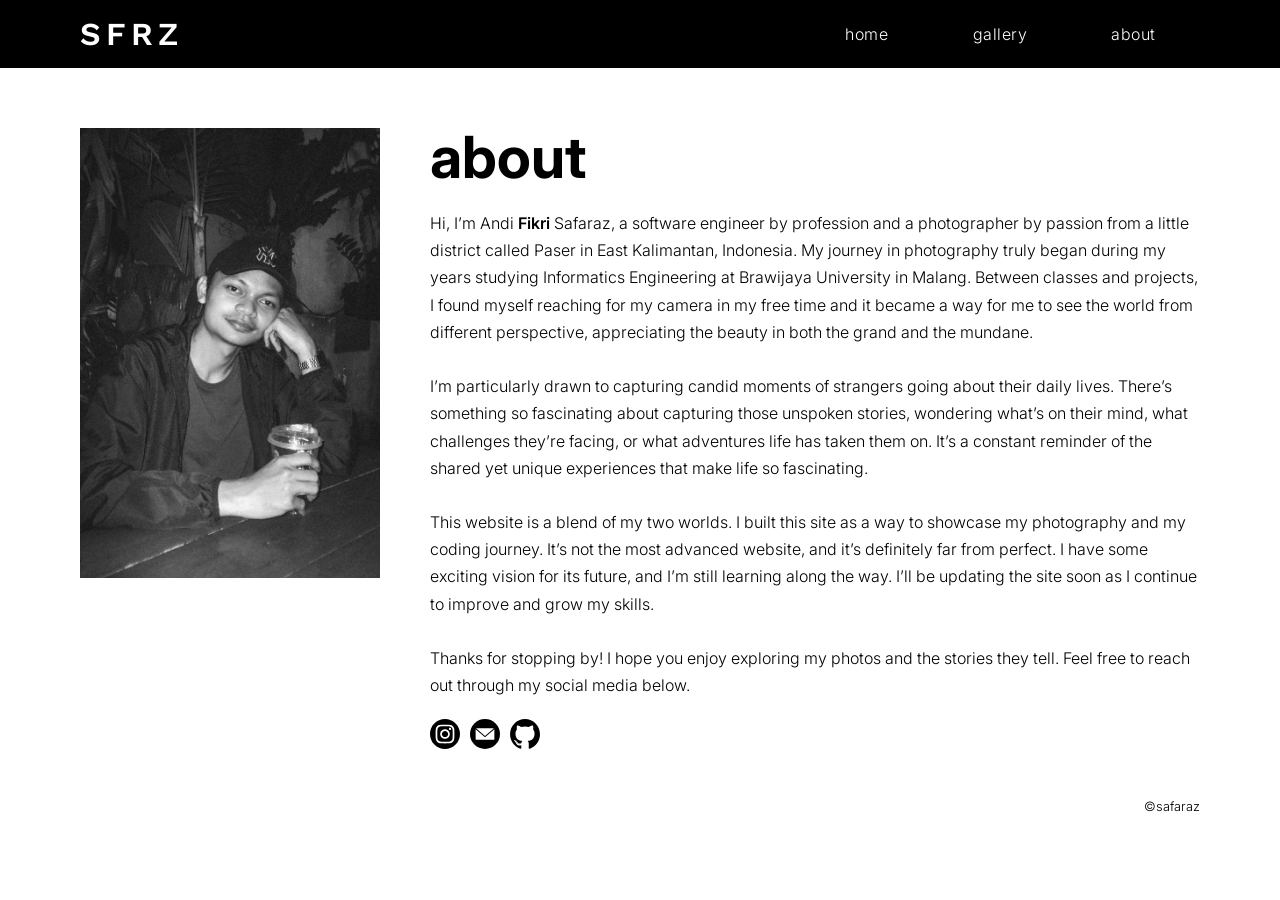
<file: about/index.html>
<!DOCTYPE html>
<html lang="en">

<head>
    <meta charset="UTF-8">
    <meta name="viewport" content="width=device-width, initial-scale=1.0">
    <title>SFRZ</title>
    <link rel="preconnect" href="https://fonts.googleapis.com">
    <link rel="preconnect" href="https://fonts.gstatic.com" crossorigin>
    <link rel="preload" as="style" href="https://fonts.googleapis.com/css2?family=Work+Sans:wght@100..900&display=swap">
    <link href="https://fonts.googleapis.com/css2?family=Work+Sans:wght@100..900&display=swap" rel="stylesheet">
    <link rel="preload" as="style"
        href="https://fonts.googleapis.com/css2?family=Inter:ital,opsz,wght@0,14..32,100..900;1,14..32,100..900&display=swap">
    <link href="https://fonts.googleapis.com/css2?family=Inter:ital,opsz,wght@0,14..32,100..900;1,14..32,100..900&display=swap" rel="stylesheet">
    <link rel="stylesheet" href="https://cdnjs.cloudflare.com/ajax/libs/font-awesome/6.6.0/css/all.min.css"
        integrity="sha512-Kc323vGBEqzTmouAECnVceyQqyqdsSiqLQISBL29aUW4U/M7pSPA/gEUZQqv1cwx4OnYxTxve5UMg5GT6L4JJg==" crossorigin="anonymous"
        referrerpolicy="no-referrer" />
    <link rel="icon" type="image/png" href="/assets/favicon/favicon-96x96.png" sizes="96x96" />
    <link rel="icon" type="image/svg+xml" href="/assets/favicon/favicon.svg" />
    <link rel="shortcut icon" href="/assets/favicon/favicon.ico" />
    <link rel="apple-touch-icon" sizes="180x180" href="/assets/favicon/apple-touch-icon.png" />
    <meta name="apple-mobile-web-app-title" content="SFRZ" />
    <link rel="manifest" href="/assets/favicon/site.webmanifest" />
    <link rel="stylesheet" href="/css/main.css">
    <link rel="stylesheet" href="/css/about.css">
</head>

<body>
    <header>
        <nav class="navbar">
            <div class="navbar-container">
                <div class="logo-and-toggler">
                    <a class="logo" href="/">SFRZ</a>
                    <button type="button" class="navmenu-toggler" id="navmenu-toggler">
                        <i class="fas fa-bars"></i>
                    </button>
                </div>
                <div class="collapsable-nav nav-collapse">
                    <ul class="navmenu">
                        <li class="nav-item">
                            <a href="/" class="nav-link">Home</a>
                        </li>
                        <li class="nav-item">
                            <a href="/gallery" class="nav-link">Gallery</a>
                        </li>
                        <li class="nav-item">
                            <a href="/about" class="nav-link">About</a>
                        </li>
                    </ul>
                </div>
            </div>
        </nav>
    </header>
    <main>
        <div class="main-container">
            <div class="img-container">
                <div class="img-wrapper img-skeleton">
                    <img src="/assets/img/about.jpg" alt="">
                </div>
            </div>
            <div class="text-container">
                <h1 class="about-title">about</h1>
                <p class="about-content">Hi, I’m Andi <span style="font-weight: 600;">Fikri</span> Safaraz, a software engineer by profession and a
                    photographer by passion from a little district called Paser in East Kalimantan, Indonesia. My journey in photography truly began
                    during my years studying Informatics Engineering at Brawijaya University in Malang. Between classes and projects, I found myself
                    reaching for my camera in my free time and it became a way for me to see the world from different perspective, appreciating the
                    beauty in both
                    the grand and the mundane.
                    <br><br>
                    I’m particularly drawn to capturing candid moments of strangers going about their daily lives. There’s something so fascinating
                    about
                    capturing those unspoken stories, wondering what’s on their mind, what challenges they’re facing, or what adventures life has
                    taken
                    them on. It’s a constant reminder of the shared yet unique experiences that make life so fascinating.
                    <br><br>
                    This website is a blend of my two worlds. I built this site as a way to showcase my photography and my coding journey. It’s not
                    the most advanced website, and it’s definitely far from perfect. I have some exciting vision for its future, and I’m still
                    learning
                    along the way. I’ll be updating the site soon as I continue to improve and grow my skills.
                    <br><br>
                    Thanks for stopping by! I hope you enjoy exploring my photos and the stories they tell. Feel free to reach out through my social
                    media below.
                </p>
                <div class="social-media">
                    <div class="social-media-wrapper">
                        <a target="_blank" href="https://www.instagram.com/safaraz_/">
                            <svg height="100%" style="fill-rule:evenodd;clip-rule:evenodd;stroke-linejoin:round;stroke-miterlimit:2;" version="1.1"
                                viewBox="0 0 512 512" width="100%" xml:space="preserve" xmlns="http://www.w3.org/2000/svg"
                                xmlns:serif="http://www.serif.com/" xmlns:xlink="http://www.w3.org/1999/xlink">
                                <path
                                    d="M256,0c141.29,0 256,114.71 256,256c0,141.29 -114.71,256 -256,256c-141.29,0 -256,-114.71 -256,-256c0,-141.29 114.71,-256 256,-256Zm0,96c-43.453,0 -48.902,0.184 -65.968,0.963c-17.03,0.777 -28.661,3.482 -38.839,7.437c-10.521,4.089 -19.444,9.56 -28.339,18.455c-8.895,8.895 -14.366,17.818 -18.455,28.339c-3.955,10.177 -6.659,21.808 -7.437,38.838c-0.778,17.066 -0.962,22.515 -0.962,65.968c0,43.453 0.184,48.902 0.962,65.968c0.778,17.03 3.482,28.661 7.437,38.838c4.089,10.521 9.56,19.444 18.455,28.34c8.895,8.895 17.818,14.366 28.339,18.455c10.178,3.954 21.809,6.659 38.839,7.436c17.066,0.779 22.515,0.963 65.968,0.963c43.453,0 48.902,-0.184 65.968,-0.963c17.03,-0.777 28.661,-3.482 38.838,-7.436c10.521,-4.089 19.444,-9.56 28.34,-18.455c8.895,-8.896 14.366,-17.819 18.455,-28.34c3.954,-10.177 6.659,-21.808 7.436,-38.838c0.779,-17.066 0.963,-22.515 0.963,-65.968c0,-43.453 -0.184,-48.902 -0.963,-65.968c-0.777,-17.03 -3.482,-28.661 -7.436,-38.838c-4.089,-10.521 -9.56,-19.444 -18.455,-28.339c-8.896,-8.895 -17.819,-14.366 -28.34,-18.455c-10.177,-3.955 -21.808,-6.66 -38.838,-7.437c-17.066,-0.779 -22.515,-0.963 -65.968,-0.963Zm0,28.829c42.722,0 47.782,0.163 64.654,0.933c15.6,0.712 24.071,3.318 29.709,5.509c7.469,2.902 12.799,6.37 18.397,11.969c5.6,5.598 9.067,10.929 11.969,18.397c2.191,5.638 4.798,14.109 5.509,29.709c0.77,16.872 0.933,21.932 0.933,64.654c0,42.722 -0.163,47.782 -0.933,64.654c-0.711,15.6 -3.318,24.071 -5.509,29.709c-2.902,7.469 -6.369,12.799 -11.969,18.397c-5.598,5.6 -10.928,9.067 -18.397,11.969c-5.638,2.191 -14.109,4.798 -29.709,5.509c-16.869,0.77 -21.929,0.933 -64.654,0.933c-42.725,0 -47.784,-0.163 -64.654,-0.933c-15.6,-0.711 -24.071,-3.318 -29.709,-5.509c-7.469,-2.902 -12.799,-6.369 -18.398,-11.969c-5.599,-5.598 -9.066,-10.928 -11.968,-18.397c-2.191,-5.638 -4.798,-14.109 -5.51,-29.709c-0.77,-16.872 -0.932,-21.932 -0.932,-64.654c0,-42.722 0.162,-47.782 0.932,-64.654c0.712,-15.6 3.319,-24.071 5.51,-29.709c2.902,-7.468 6.369,-12.799 11.968,-18.397c5.599,-5.599 10.929,-9.067 18.398,-11.969c5.638,-2.191 14.109,-4.797 29.709,-5.509c16.872,-0.77 21.932,-0.933 64.654,-0.933Zm0,49.009c-45.377,0 -82.162,36.785 -82.162,82.162c0,45.377 36.785,82.162 82.162,82.162c45.377,0 82.162,-36.785 82.162,-82.162c0,-45.377 -36.785,-82.162 -82.162,-82.162Zm0,135.495c-29.455,0 -53.333,-23.878 -53.333,-53.333c0,-29.455 23.878,-53.333 53.333,-53.333c29.455,0 53.333,23.878 53.333,53.333c0,29.455 -23.878,53.333 -53.333,53.333Zm104.609,-138.741c0,10.604 -8.597,19.199 -19.201,19.199c-10.603,0 -19.199,-8.595 -19.199,-19.199c0,-10.604 8.596,-19.2 19.199,-19.2c10.604,0 19.201,8.596 19.201,19.2Z" />
                            </svg>
                        </a>
                        <a href="mailto:afsafarazd@gmail.com">
                            <svg id="Layer_1" style="enable-background:new 0 0 128 128;" version="1.1" viewBox="0 0 128 128" xml:space="preserve"
                                xmlns="http://www.w3.org/2000/svg" xmlns:xlink="http://www.w3.org/1999/xlink">
                                <g>
                                    <circle cx="64" cy="64" r="64" />
                                </g>
                                <g>
                                    <g>
                                        <path class="st0" d="M64,28" fill="#FFFFFF" />
                                    </g>
                                </g>
                                <g>
                                    <g>
                                        <path class="st0" d="M64,72.4l38.2-32.7c-0.6-0.4-1.4-0.7-2.2-0.7H28c-0.8,0-1.6,0.3-2.2,0.7L64,72.4z"
                                            fill="#FFFFFF" />
                                    </g>
                                    <g>
                                        <path class="st0"
                                            d="M66.6,75.4c-1.5,1.3-3.7,1.3-5.2,0L24,43.5V85c0,2.2,1.8,4,4,4h72c2.2,0,4-1.8,4-4V43.4L66.6,75.4z"
                                            fill="#FFFFFF" />
                                    </g>
                                </g>
                            </svg>
                        </a>
                        <a target="_blank" href="https://github.com/af-safaraz">
                            <svg width="48" height="48" viewBox="0 0 48 48" fill="none" xmlns="http://www.w3.org/2000/svg">
                                <path fill-rule="evenodd" clip-rule="evenodd"
                                    d="M24.0432 0.179932C10.8147 0.179932 0.0876465 11.0878 0.0876465 24.5445C0.0876465 35.3096 6.95165 44.4426 16.4699 47.6643C17.6671 47.8899 18.1067 47.1358 18.1067 46.4922C18.1067 45.9112 18.0845 43.9919 18.0742 41.956C11.4097 43.4299 10.0034 39.0812 10.0034 39.0812C8.9137 36.265 7.34358 35.5161 7.34358 35.5161C5.17009 34.0039 7.50742 34.035 7.50742 34.035C9.91297 34.2065 11.1796 36.5458 11.1796 36.5458C13.3162 40.2707 16.7837 39.1938 18.1507 38.5712C18.3657 36.9969 18.9866 35.9212 19.6716 35.3132C14.3508 34.6971 8.7574 32.6079 8.7574 23.2719C8.7574 20.6118 9.6932 18.4383 11.2256 16.732C10.9769 16.1179 10.1569 13.6402 11.4577 10.2841C11.4577 10.2841 13.4693 9.62928 18.0472 12.7816C19.9581 12.2418 22.0074 11.971 24.0432 11.9618C26.0791 11.971 28.13 12.2418 30.0444 12.7816C34.6167 9.62928 36.6256 10.2841 36.6256 10.2841C37.9295 13.6402 37.1091 16.1179 36.8604 16.732C38.3964 18.4383 39.3259 20.6118 39.3259 23.2719C39.3259 32.6301 33.7218 34.6906 28.3874 35.2938C29.2467 36.0499 30.0123 37.5327 30.0123 39.8059C30.0123 43.0655 29.9845 45.6893 29.9845 46.4922C29.9845 47.1406 30.4157 47.9003 31.63 47.6611C41.1431 44.4357 47.9984 35.3059 47.9984 24.5445C47.9984 11.0878 37.273 0.179932 24.0432 0.179932Z"
                                    fill="black" />
                                <path fill-rule="evenodd" clip-rule="evenodd"
                                    d="M9.16084 35.1623C9.10808 35.2837 8.92084 35.3196 8.75026 35.2365C8.57651 35.157 8.47892 34.992 8.53525 34.8706C8.58682 34.7459 8.77446 34.7116 8.94781 34.7943C9.12196 34.8742 9.22113 35.0408 9.16084 35.1623Z"
                                    fill="black" />
                                <path fill-rule="evenodd" clip-rule="evenodd"
                                    d="M10.1312 36.263C10.0169 36.3707 9.79356 36.3207 9.64203 36.1504C9.48533 35.9805 9.45598 35.7534 9.57181 35.644C9.68963 35.5363 9.90622 35.5867 10.0633 35.7566C10.22 35.9285 10.2506 36.154 10.1312 36.263Z"
                                    fill="black" />
                                <path fill-rule="evenodd" clip-rule="evenodd"
                                    d="M11.0757 37.6662C10.9289 37.7699 10.6889 37.6727 10.5405 37.456C10.3938 37.2394 10.3938 36.9795 10.5437 36.8754C10.6925 36.7713 10.9289 36.8649 11.0793 37.08C11.2256 37.2999 11.2256 37.5601 11.0757 37.6662Z"
                                    fill="black" />
                                <path fill-rule="evenodd" clip-rule="evenodd"
                                    d="M12.3697 39.0219C12.2384 39.1692 11.9587 39.1296 11.754 38.9287C11.5446 38.7322 11.4863 38.4534 11.618 38.3062C11.7509 38.1585 12.0321 38.2 12.2384 38.3994C12.4463 38.5954 12.5097 38.8763 12.3697 39.0219Z"
                                    fill="black" />
                                <path fill-rule="evenodd" clip-rule="evenodd"
                                    d="M14.1548 39.8091C14.0969 39.9999 13.8275 40.0867 13.5562 40.0056C13.2853 39.9221 13.1079 39.6985 13.1627 39.5057C13.219 39.3136 13.4896 39.2232 13.7629 39.31C14.0334 39.3931 14.2112 39.615 14.1548 39.8091Z"
                                    fill="black" />
                                <path fill-rule="evenodd" clip-rule="evenodd"
                                    d="M16.1153 39.9552C16.122 40.1561 15.8919 40.3227 15.6071 40.3259C15.3207 40.3328 15.089 40.1702 15.0859 39.9725C15.0859 39.7696 15.3108 39.6045 15.5972 39.5997C15.882 39.594 16.1153 39.7554 16.1153 39.9552Z"
                                    fill="black" />
                                <path fill-rule="evenodd" clip-rule="evenodd"
                                    d="M17.9397 39.6392C17.9738 39.8353 17.7758 40.0367 17.493 40.0899C17.2149 40.142 16.9575 40.0209 16.9222 39.8264C16.8876 39.6255 17.0892 39.4242 17.3669 39.3721C17.6501 39.3221 17.9036 39.4399 17.9397 39.6392Z"
                                    fill="black" />
                            </svg>
                        </a>
                    </div>
                </div>
            </div>
        </div>
    </main>
    <footer>
        <div class="footer-container">
            <p class="copyright">©safaraz</p>
        </div>
    </footer>
    <script src="/js/main.js"></script>
</body>

</html>
</file>
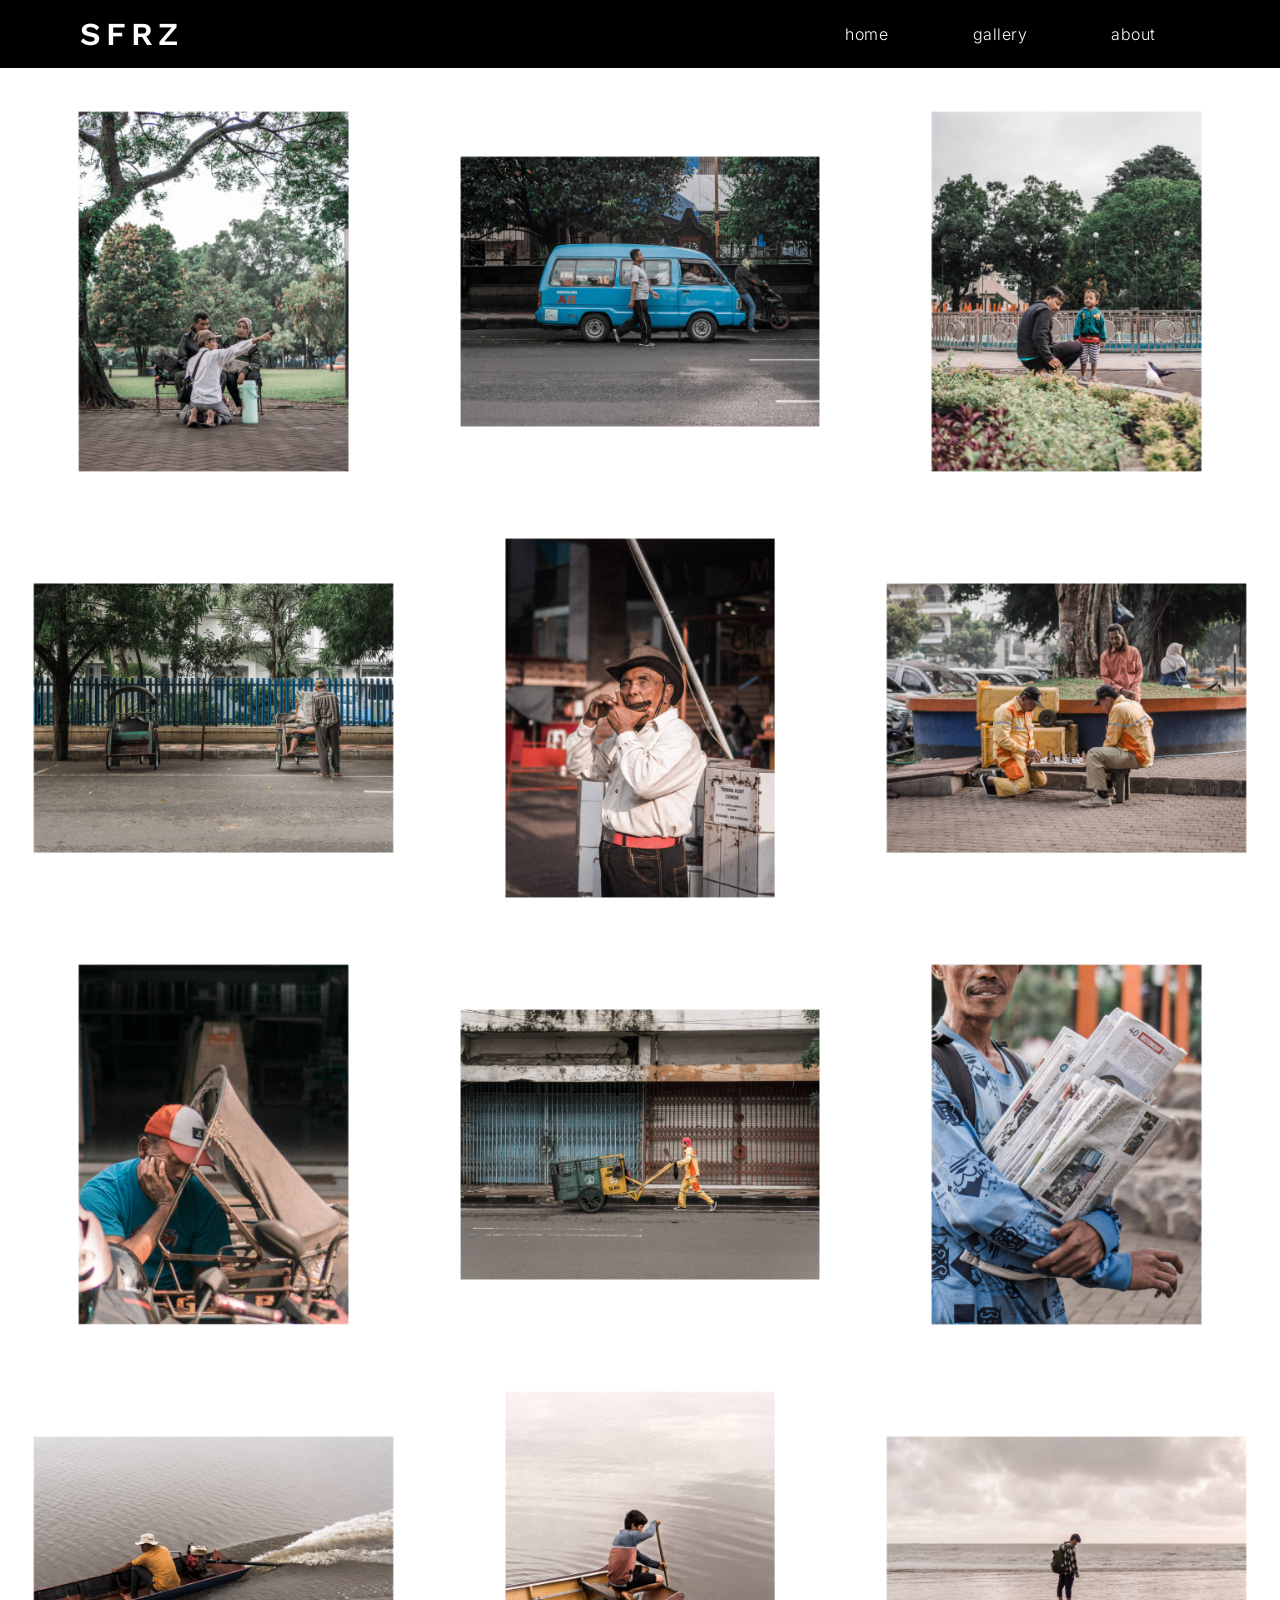
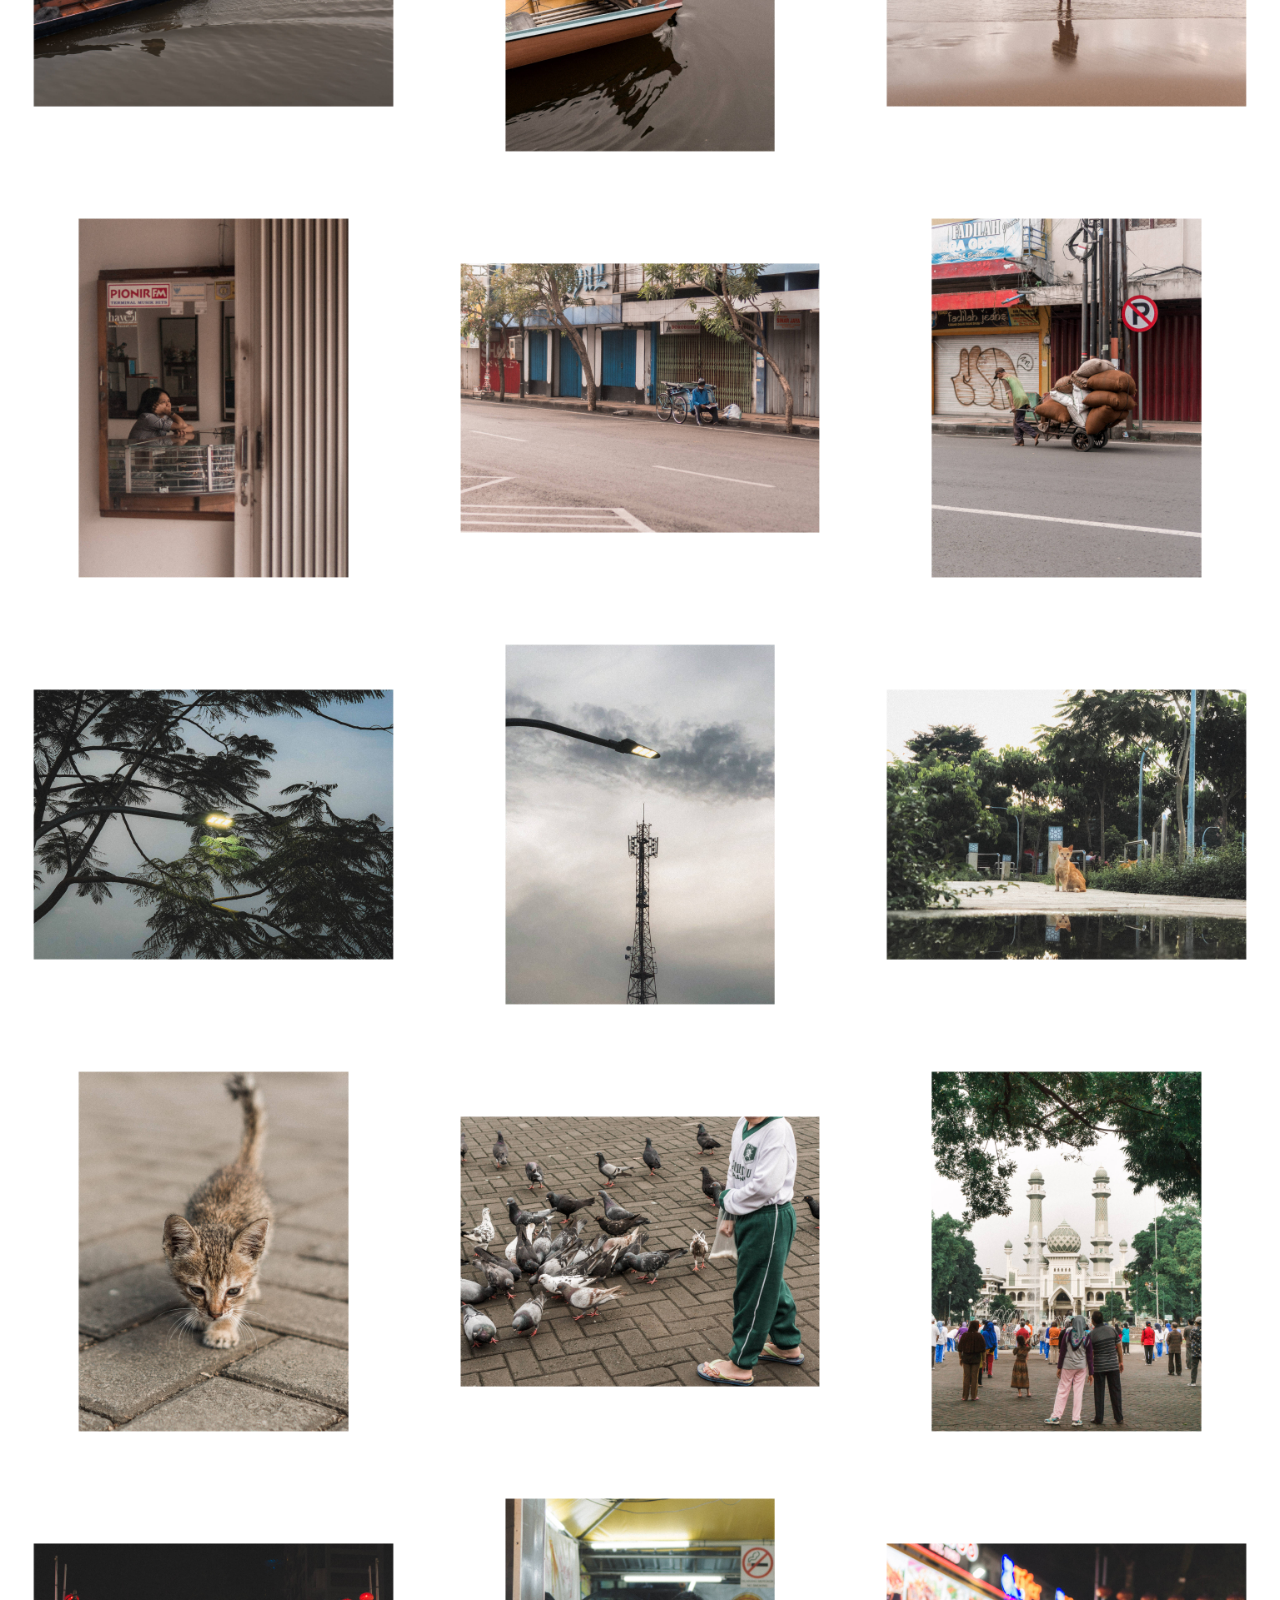
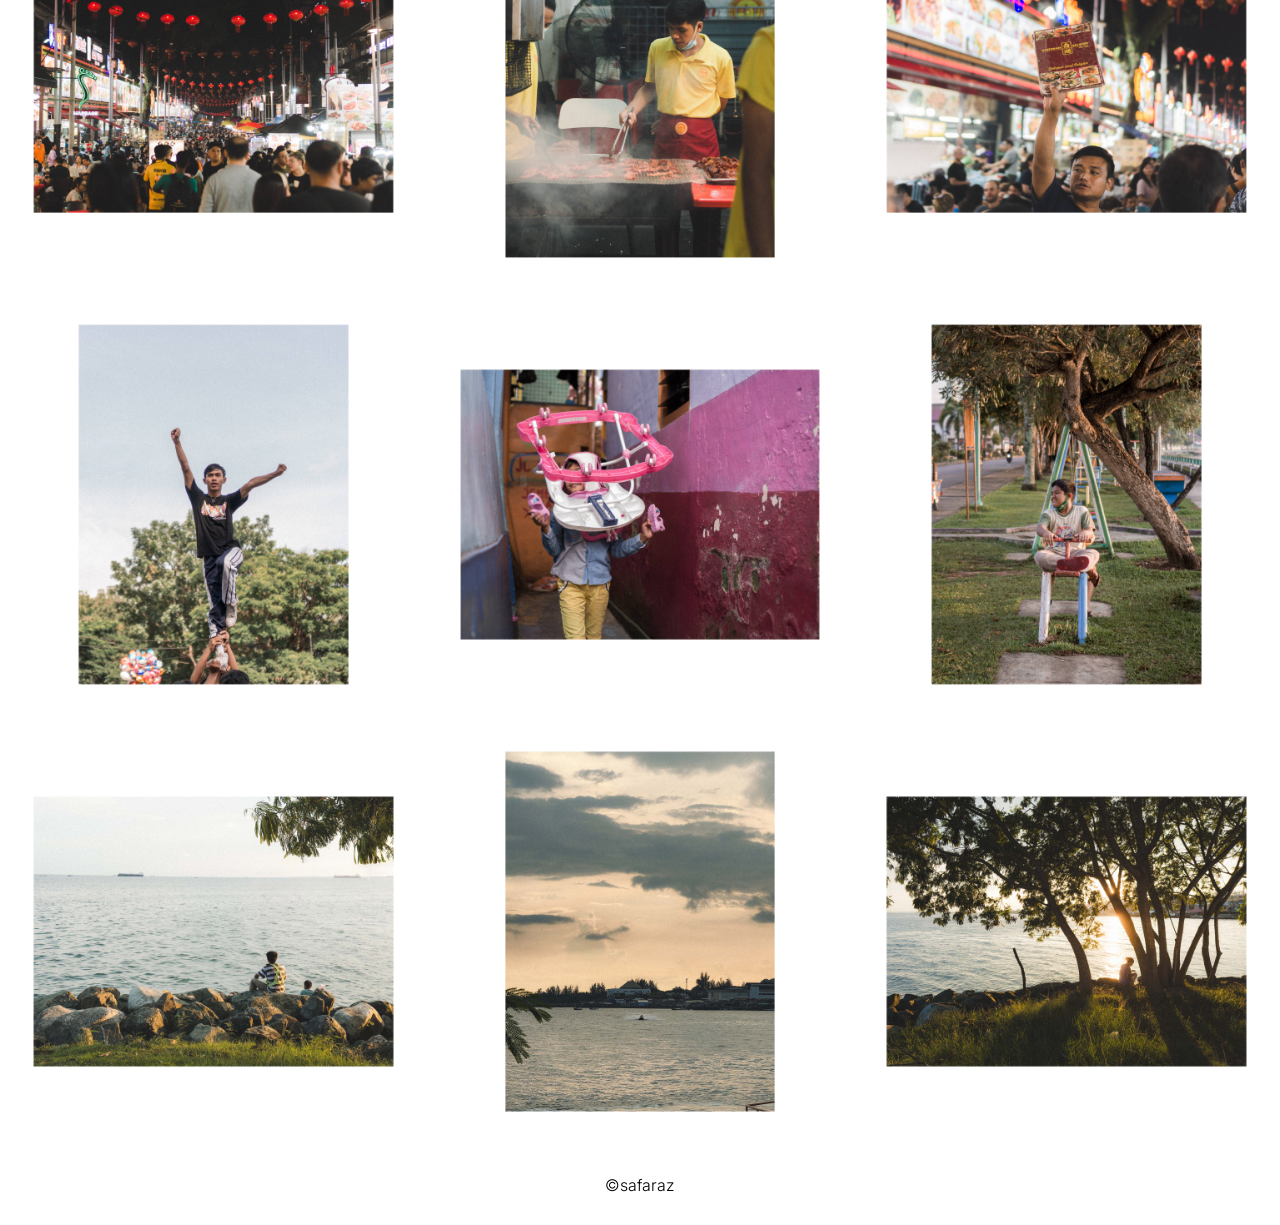
<file: gallery/index.html>
<!DOCTYPE html>
<html lang="en">

<head>
    <meta charset="UTF-8">
    <meta name="viewport" content="width=device-width, initial-scale=1.0">
    <title>SFRZ</title>
    <link rel="preconnect" href="https://fonts.googleapis.com">
    <link rel="preconnect" href="https://fonts.gstatic.com" crossorigin>
    <link rel="preload" as="style" href="https://fonts.googleapis.com/css2?family=Work+Sans:wght@100..900&display=swap">
    <link href="https://fonts.googleapis.com/css2?family=Work+Sans:wght@100..900&display=swap" rel="stylesheet">
    <link rel="preload" as="style"
        href="https://fonts.googleapis.com/css2?family=Inter:ital,opsz,wght@0,14..32,100..900;1,14..32,100..900&display=swap">
    <link href="https://fonts.googleapis.com/css2?family=Inter:ital,opsz,wght@0,14..32,100..900;1,14..32,100..900&display=swap" rel="stylesheet">
    <link rel="stylesheet" href="https://cdnjs.cloudflare.com/ajax/libs/font-awesome/6.6.0/css/all.min.css"
        integrity="sha512-Kc323vGBEqzTmouAECnVceyQqyqdsSiqLQISBL29aUW4U/M7pSPA/gEUZQqv1cwx4OnYxTxve5UMg5GT6L4JJg==" crossorigin="anonymous"
        referrerpolicy="no-referrer" />
    <link rel="icon" type="image/png" href="/assets/favicon/favicon-96x96.png" sizes="96x96" />
    <link rel="icon" type="image/svg+xml" href="/assets/favicon/favicon.svg" />
    <link rel="shortcut icon" href="/assets/favicon/favicon.ico" />
    <link rel="apple-touch-icon" sizes="180x180" href="/assets/favicon/apple-touch-icon.png" />
    <meta name="apple-mobile-web-app-title" content="SFRZ" />
    <link rel="manifest" href="/assets/favicon/site.webmanifest" />
    <link rel="stylesheet" href="/css/main.css">
    <link rel="stylesheet" href="/css/gallery.css">
</head>

<body>
    <header>
        <nav class="navbar">
            <div class="navbar-container">
                <div class="logo-and-toggler">
                    <a class="logo" href="/">SFRZ</a>
                    <button type="button" class="navmenu-toggler" id="navmenu-toggler">
                        <i class="fas fa-bars"></i>
                    </button>
                </div>
                <div class="collapsable-nav nav-collapse">
                    <ul class="navmenu">
                        <li class="nav-item">
                            <a href="/" class="nav-link">Home</a>
                        </li>
                        <li class="nav-item">
                            <a href="/gallery" class="nav-link">Gallery</a>
                        </li>
                        <li class="nav-item">
                            <a href="/about" class="nav-link">About</a>
                        </li>
                    </ul>
                </div>
            </div>
        </nav>
    </header>
    <main>
        <div class="main-container">
            <div class="img-container">
                <div class="img-wrapper img-skeleton img-potrait">
                    <img src="/assets/img/1.jpg" alt="" loading="lazy" oncontextmenu="return false;">
                </div>
                <div class="img-wrapper img-skeleton img-landscape">
                    <img src="/assets/img/2.jpg" alt="" loading="lazy" oncontextmenu="return false;">
                </div>
                <div class="img-wrapper img-skeleton img-potrait">
                    <img src="/assets/img/3.jpg" alt="" loading="lazy" oncontextmenu="return false;">
                </div>
                <div class="img-wrapper img-skeleton img-landscape">
                    <img src="/assets/img/4.jpg" alt="" loading="lazy" oncontextmenu="return false;">
                </div>
                <div class="img-wrapper img-skeleton img-potrait">
                    <img src="/assets/img/5.jpg" alt="" loading="lazy" oncontextmenu="return false;">
                </div>
                <div class="img-wrapper img-skeleton img-landscape">
                    <img src="/assets/img/6.jpg" alt="" loading="lazy" oncontextmenu="return false;">
                </div>
                <div class="img-wrapper img-skeleton img-potrait">
                    <img src="/assets/img/7.jpg" alt="" loading="lazy" oncontextmenu="return false;">
                </div>
                <div class="img-wrapper img-skeleton img-landscape">
                    <img src="/assets/img/8.jpg" alt="" loading="lazy" oncontextmenu="return false;">
                </div>
                <div class="img-wrapper img-skeleton img-potrait">
                    <img src="/assets/img/9.jpg" alt="" loading="lazy" oncontextmenu="return false;">
                </div>
                <div class="img-wrapper img-skeleton img-landscape">
                    <img src="/assets/img/10.jpg" alt="" loading="lazy" oncontextmenu="return false;">
                </div>
                <div class="img-wrapper img-skeleton img-potrait">
                    <img src="/assets/img/11.jpg" alt="" loading="lazy" oncontextmenu="return false;">
                </div>
                <div class="img-wrapper img-skeleton img-landscape">
                    <img src="/assets/img/12.jpg" alt="" loading="lazy" oncontextmenu="return false;">
                </div>
                <div class="img-wrapper img-skeleton img-potrait">
                    <img src="/assets/img/13.jpg" alt="" loading="lazy" oncontextmenu="return false;">
                </div>
                <div class="img-wrapper img-skeleton img-landscape">
                    <img src="/assets/img/14.jpg" alt="" loading="lazy" oncontextmenu="return false;">
                </div>
                <div class="img-wrapper img-skeleton img-potrait">
                    <img src="/assets/img/15.jpg" alt="" loading="lazy" oncontextmenu="return false;">
                </div>
                <div class="img-wrapper img-skeleton img-landscape">
                    <img src="/assets/img/16.jpg" alt="" loading="lazy" oncontextmenu="return false;">
                </div>
                <div class="img-wrapper img-skeleton img-potrait">
                    <img src="/assets/img/17.jpg" alt="" loading="lazy" oncontextmenu="return false;">
                </div>
                <div class="img-wrapper img-skeleton img-landscape">
                    <img src="/assets/img/18.jpg" alt="" loading="lazy" oncontextmenu="return false;">
                </div>
                <div class="img-wrapper img-skeleton img-potrait">
                    <img src="/assets/img/19.jpg" alt="" loading="lazy" oncontextmenu="return false;">
                </div>
                <div class="img-wrapper img-skeleton img-landscape">
                    <img src="/assets/img/20.jpg" alt="" loading="lazy" oncontextmenu="return false;">
                </div>
                <div class="img-wrapper img-skeleton img-potrait">
                    <img src="/assets/img/21.jpg" alt="" loading="lazy" oncontextmenu="return false;">
                </div>
                <div class="img-wrapper img-skeleton img-landscape">
                    <img src="/assets/img/22.jpg" alt="" loading="lazy" oncontextmenu="return false;">
                </div>
                <div class="img-wrapper img-skeleton img-potrait">
                    <img src="/assets/img/23.jpg" alt="" loading="lazy" oncontextmenu="return false;">
                </div>
                <div class="img-wrapper img-skeleton img-landscape">
                    <img src="/assets/img/24.jpg" alt="" loading="lazy" oncontextmenu="return false;">
                </div>
                <div class="img-wrapper img-skeleton img-potrait">
                    <img src="/assets/img/25.jpg" alt="" loading="lazy" oncontextmenu="return false;">
                </div>
                <div class="img-wrapper img-skeleton img-landscape">
                    <img src="/assets/img/26.jpg" alt="" loading="lazy" oncontextmenu="return false;">
                </div>
                <div class="img-wrapper img-skeleton img-potrait">
                    <img src="/assets/img/27.jpg" alt="" loading="lazy" oncontextmenu="return false;">
                </div>
                <div class="img-wrapper img-skeleton img-potrait">
                    <img src="/assets/img/28.jpg" alt="" loading="lazy" oncontextmenu="return false;">
                </div>
                <div class="img-wrapper img-skeleton img-potrait">
                    <img src="/assets/img/29.jpg" alt="" loading="lazy" oncontextmenu="return false;">
                </div>
                <div class="img-wrapper img-skeleton img-potrait">
                    <img src="/assets/img/30.jpg" alt="" loading="lazy" oncontextmenu="return false;">
                </div>
            </div>
        </div>
    </main>
    <footer>
        <div class="footer-container">
            <p class="copyright">©safaraz</p>
        </div>
    </footer>
    <div id="lightbox" class="lightbox"></div>
    <script src="/js/main.js"></script>
</body>

</html>
</file>
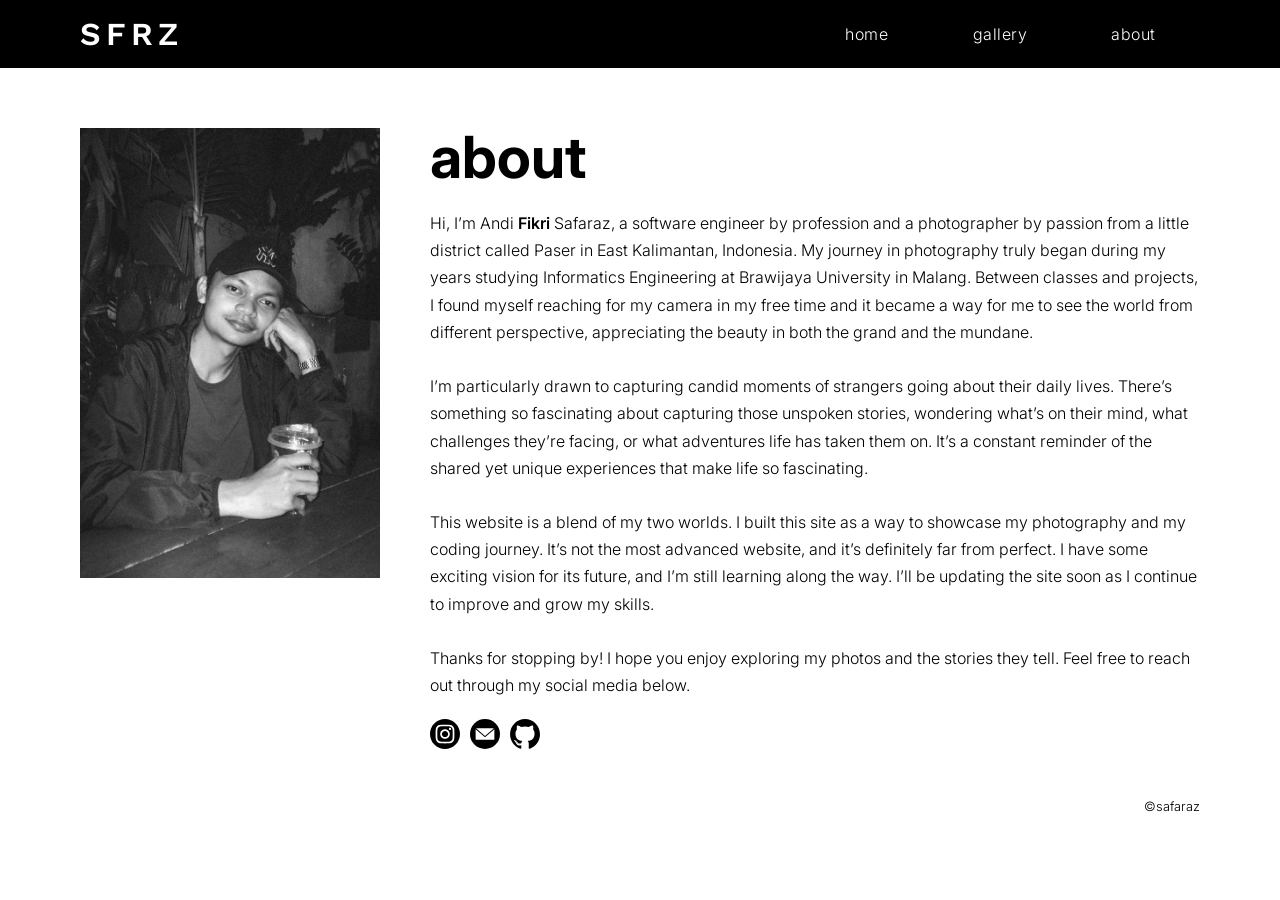
<file: about.html>
<!DOCTYPE html>
<html lang="en">

<head>
    <meta charset="UTF-8">
    <meta name="viewport" content="width=device-width, initial-scale=1.0">
    <title>SFRZ</title>
    <link rel="preconnect" href="https://fonts.googleapis.com">
    <link rel="preconnect" href="https://fonts.gstatic.com" crossorigin>
    <link rel="preload" as="style" href="https://fonts.googleapis.com/css2?family=Work+Sans:wght@100..900&display=swap">
    <link href="https://fonts.googleapis.com/css2?family=Work+Sans:wght@100..900&display=swap" rel="stylesheet">
    <link rel="preload" as="style"
        href="https://fonts.googleapis.com/css2?family=Inter:ital,opsz,wght@0,14..32,100..900;1,14..32,100..900&display=swap">
    <link href="https://fonts.googleapis.com/css2?family=Inter:ital,opsz,wght@0,14..32,100..900;1,14..32,100..900&display=swap" rel="stylesheet">
    <link rel="stylesheet" href="https://cdnjs.cloudflare.com/ajax/libs/font-awesome/6.6.0/css/all.min.css"
        integrity="sha512-Kc323vGBEqzTmouAECnVceyQqyqdsSiqLQISBL29aUW4U/M7pSPA/gEUZQqv1cwx4OnYxTxve5UMg5GT6L4JJg==" crossorigin="anonymous"
        referrerpolicy="no-referrer" />
    <link rel="icon" type="image/png" href="/assets/favicon/favicon-96x96.png" sizes="96x96" />
    <link rel="icon" type="image/svg+xml" href="/assets/favicon/favicon.svg" />
    <link rel="shortcut icon" href="/assets/favicon/favicon.ico" />
    <link rel="apple-touch-icon" sizes="180x180" href="/assets/favicon/apple-touch-icon.png" />
    <meta name="apple-mobile-web-app-title" content="SFRZ" />
    <link rel="manifest" href="/assets/favicon/site.webmanifest" />
    <link rel="stylesheet" href="/css/main.css">
    <link rel="stylesheet" href="/css/about.css">
</head>

<body>
    <header>
        <nav class="navbar">
            <div class="navbar-container">
                <div class="logo-and-toggler">
                    <a class="logo" href="/index.html">SFRZ</a>
                    <button type="button" class="navmenu-toggler" id="navmenu-toggler">
                        <i class="fas fa-bars"></i>
                    </button>
                </div>
                <div class="collapsable-nav nav-collapse">
                    <ul class="navmenu">
                        <li class="nav-item">
                            <a href="/index.html" class="nav-link">Home</a>
                        </li>
                        <li class="nav-item">
                            <a href="/gallery.html" class="nav-link">Gallery</a>
                        </li>
                        <li class="nav-item">
                            <a href="/about.html" class="nav-link">About</a>
                        </li>
                    </ul>
                </div>
            </div>
        </nav>
    </header>
    <main>
        <div class="main-container">
            <div class="img-container">
                <div class="img-wrapper img-skeleton">
                    <img src="/assets/img/about.jpg" alt="">
                </div>
            </div>
            <div class="text-container">
                <h1 class="about-title">about</h1>
                <p class="about-content">Hi, I’m Andi <span style="font-weight: 600;">Fikri</span> Safaraz, a software engineer by profession and a
                    photographer by passion from a little district called Paser in East Kalimantan, Indonesia. My journey in photography truly began
                    during my years studying Informatics Engineering at Brawijaya University in Malang. Between classes and projects, I found myself
                    reaching for my camera in my free time and it became a way for me to see the world from different perspective, appreciating the beauty in both
                    the grand and the mundane.
                    <br><br>
                    I’m particularly drawn to capturing candid moments of strangers going about their daily lives. There’s something so fascinating about
                    capturing those unspoken stories, wondering what’s on their mind, what challenges they’re facing, or what adventures life has taken
                    them on. It’s a constant reminder of the shared yet unique experiences that make life so fascinating.
                    <br><br>
                    This website is a blend of my two worlds. I built this site as a way to showcase my photography and my coding journey. It’s not
                    the most advanced website, and it’s definitely far from perfect. I have some exciting vision for its future, and I’m still learning
                    along the way. I’ll be updating the site soon as I continue to improve and grow my skills.
                    <br><br>
                    Thanks for stopping by! I hope you enjoy exploring my photos and the stories they tell. Feel free to reach out through my social
                    media below.
                </p>
                <div class="social-media">
                    <div class="social-media-wrapper">
                        <a target="_blank" href="https://www.instagram.com/safaraz_/">
                            <svg height="100%" style="fill-rule:evenodd;clip-rule:evenodd;stroke-linejoin:round;stroke-miterlimit:2;" version="1.1"
                                viewBox="0 0 512 512" width="100%" xml:space="preserve" xmlns="http://www.w3.org/2000/svg"
                                xmlns:serif="http://www.serif.com/" xmlns:xlink="http://www.w3.org/1999/xlink">
                                <path
                                    d="M256,0c141.29,0 256,114.71 256,256c0,141.29 -114.71,256 -256,256c-141.29,0 -256,-114.71 -256,-256c0,-141.29 114.71,-256 256,-256Zm0,96c-43.453,0 -48.902,0.184 -65.968,0.963c-17.03,0.777 -28.661,3.482 -38.839,7.437c-10.521,4.089 -19.444,9.56 -28.339,18.455c-8.895,8.895 -14.366,17.818 -18.455,28.339c-3.955,10.177 -6.659,21.808 -7.437,38.838c-0.778,17.066 -0.962,22.515 -0.962,65.968c0,43.453 0.184,48.902 0.962,65.968c0.778,17.03 3.482,28.661 7.437,38.838c4.089,10.521 9.56,19.444 18.455,28.34c8.895,8.895 17.818,14.366 28.339,18.455c10.178,3.954 21.809,6.659 38.839,7.436c17.066,0.779 22.515,0.963 65.968,0.963c43.453,0 48.902,-0.184 65.968,-0.963c17.03,-0.777 28.661,-3.482 38.838,-7.436c10.521,-4.089 19.444,-9.56 28.34,-18.455c8.895,-8.896 14.366,-17.819 18.455,-28.34c3.954,-10.177 6.659,-21.808 7.436,-38.838c0.779,-17.066 0.963,-22.515 0.963,-65.968c0,-43.453 -0.184,-48.902 -0.963,-65.968c-0.777,-17.03 -3.482,-28.661 -7.436,-38.838c-4.089,-10.521 -9.56,-19.444 -18.455,-28.339c-8.896,-8.895 -17.819,-14.366 -28.34,-18.455c-10.177,-3.955 -21.808,-6.66 -38.838,-7.437c-17.066,-0.779 -22.515,-0.963 -65.968,-0.963Zm0,28.829c42.722,0 47.782,0.163 64.654,0.933c15.6,0.712 24.071,3.318 29.709,5.509c7.469,2.902 12.799,6.37 18.397,11.969c5.6,5.598 9.067,10.929 11.969,18.397c2.191,5.638 4.798,14.109 5.509,29.709c0.77,16.872 0.933,21.932 0.933,64.654c0,42.722 -0.163,47.782 -0.933,64.654c-0.711,15.6 -3.318,24.071 -5.509,29.709c-2.902,7.469 -6.369,12.799 -11.969,18.397c-5.598,5.6 -10.928,9.067 -18.397,11.969c-5.638,2.191 -14.109,4.798 -29.709,5.509c-16.869,0.77 -21.929,0.933 -64.654,0.933c-42.725,0 -47.784,-0.163 -64.654,-0.933c-15.6,-0.711 -24.071,-3.318 -29.709,-5.509c-7.469,-2.902 -12.799,-6.369 -18.398,-11.969c-5.599,-5.598 -9.066,-10.928 -11.968,-18.397c-2.191,-5.638 -4.798,-14.109 -5.51,-29.709c-0.77,-16.872 -0.932,-21.932 -0.932,-64.654c0,-42.722 0.162,-47.782 0.932,-64.654c0.712,-15.6 3.319,-24.071 5.51,-29.709c2.902,-7.468 6.369,-12.799 11.968,-18.397c5.599,-5.599 10.929,-9.067 18.398,-11.969c5.638,-2.191 14.109,-4.797 29.709,-5.509c16.872,-0.77 21.932,-0.933 64.654,-0.933Zm0,49.009c-45.377,0 -82.162,36.785 -82.162,82.162c0,45.377 36.785,82.162 82.162,82.162c45.377,0 82.162,-36.785 82.162,-82.162c0,-45.377 -36.785,-82.162 -82.162,-82.162Zm0,135.495c-29.455,0 -53.333,-23.878 -53.333,-53.333c0,-29.455 23.878,-53.333 53.333,-53.333c29.455,0 53.333,23.878 53.333,53.333c0,29.455 -23.878,53.333 -53.333,53.333Zm104.609,-138.741c0,10.604 -8.597,19.199 -19.201,19.199c-10.603,0 -19.199,-8.595 -19.199,-19.199c0,-10.604 8.596,-19.2 19.199,-19.2c10.604,0 19.201,8.596 19.201,19.2Z" />
                            </svg>
                        </a>
                        <a href="mailto:afsafarazd@gmail.com">
                            <svg id="Layer_1" style="enable-background:new 0 0 128 128;" version="1.1" viewBox="0 0 128 128" xml:space="preserve"
                                xmlns="http://www.w3.org/2000/svg" xmlns:xlink="http://www.w3.org/1999/xlink">
                                <g>
                                    <circle cx="64" cy="64" r="64" />
                                </g>
                                <g>
                                    <g>
                                        <path class="st0" d="M64,28" fill="#FFFFFF" />
                                    </g>
                                </g>
                                <g>
                                    <g>
                                        <path class="st0" d="M64,72.4l38.2-32.7c-0.6-0.4-1.4-0.7-2.2-0.7H28c-0.8,0-1.6,0.3-2.2,0.7L64,72.4z"
                                            fill="#FFFFFF" />
                                    </g>
                                    <g>
                                        <path class="st0"
                                            d="M66.6,75.4c-1.5,1.3-3.7,1.3-5.2,0L24,43.5V85c0,2.2,1.8,4,4,4h72c2.2,0,4-1.8,4-4V43.4L66.6,75.4z"
                                            fill="#FFFFFF" />
                                    </g>
                                </g>
                            </svg>
                        </a>
                        <a target="_blank" href="https://github.com/af-safaraz">
                            <svg width="48" height="48" viewBox="0 0 48 48" fill="none" xmlns="http://www.w3.org/2000/svg">
                                <path fill-rule="evenodd" clip-rule="evenodd"
                                    d="M24.0432 0.179932C10.8147 0.179932 0.0876465 11.0878 0.0876465 24.5445C0.0876465 35.3096 6.95165 44.4426 16.4699 47.6643C17.6671 47.8899 18.1067 47.1358 18.1067 46.4922C18.1067 45.9112 18.0845 43.9919 18.0742 41.956C11.4097 43.4299 10.0034 39.0812 10.0034 39.0812C8.9137 36.265 7.34358 35.5161 7.34358 35.5161C5.17009 34.0039 7.50742 34.035 7.50742 34.035C9.91297 34.2065 11.1796 36.5458 11.1796 36.5458C13.3162 40.2707 16.7837 39.1938 18.1507 38.5712C18.3657 36.9969 18.9866 35.9212 19.6716 35.3132C14.3508 34.6971 8.7574 32.6079 8.7574 23.2719C8.7574 20.6118 9.6932 18.4383 11.2256 16.732C10.9769 16.1179 10.1569 13.6402 11.4577 10.2841C11.4577 10.2841 13.4693 9.62928 18.0472 12.7816C19.9581 12.2418 22.0074 11.971 24.0432 11.9618C26.0791 11.971 28.13 12.2418 30.0444 12.7816C34.6167 9.62928 36.6256 10.2841 36.6256 10.2841C37.9295 13.6402 37.1091 16.1179 36.8604 16.732C38.3964 18.4383 39.3259 20.6118 39.3259 23.2719C39.3259 32.6301 33.7218 34.6906 28.3874 35.2938C29.2467 36.0499 30.0123 37.5327 30.0123 39.8059C30.0123 43.0655 29.9845 45.6893 29.9845 46.4922C29.9845 47.1406 30.4157 47.9003 31.63 47.6611C41.1431 44.4357 47.9984 35.3059 47.9984 24.5445C47.9984 11.0878 37.273 0.179932 24.0432 0.179932Z"
                                    fill="black" />
                                <path fill-rule="evenodd" clip-rule="evenodd"
                                    d="M9.16084 35.1623C9.10808 35.2837 8.92084 35.3196 8.75026 35.2365C8.57651 35.157 8.47892 34.992 8.53525 34.8706C8.58682 34.7459 8.77446 34.7116 8.94781 34.7943C9.12196 34.8742 9.22113 35.0408 9.16084 35.1623Z"
                                    fill="black" />
                                <path fill-rule="evenodd" clip-rule="evenodd"
                                    d="M10.1312 36.263C10.0169 36.3707 9.79356 36.3207 9.64203 36.1504C9.48533 35.9805 9.45598 35.7534 9.57181 35.644C9.68963 35.5363 9.90622 35.5867 10.0633 35.7566C10.22 35.9285 10.2506 36.154 10.1312 36.263Z"
                                    fill="black" />
                                <path fill-rule="evenodd" clip-rule="evenodd"
                                    d="M11.0757 37.6662C10.9289 37.7699 10.6889 37.6727 10.5405 37.456C10.3938 37.2394 10.3938 36.9795 10.5437 36.8754C10.6925 36.7713 10.9289 36.8649 11.0793 37.08C11.2256 37.2999 11.2256 37.5601 11.0757 37.6662Z"
                                    fill="black" />
                                <path fill-rule="evenodd" clip-rule="evenodd"
                                    d="M12.3697 39.0219C12.2384 39.1692 11.9587 39.1296 11.754 38.9287C11.5446 38.7322 11.4863 38.4534 11.618 38.3062C11.7509 38.1585 12.0321 38.2 12.2384 38.3994C12.4463 38.5954 12.5097 38.8763 12.3697 39.0219Z"
                                    fill="black" />
                                <path fill-rule="evenodd" clip-rule="evenodd"
                                    d="M14.1548 39.8091C14.0969 39.9999 13.8275 40.0867 13.5562 40.0056C13.2853 39.9221 13.1079 39.6985 13.1627 39.5057C13.219 39.3136 13.4896 39.2232 13.7629 39.31C14.0334 39.3931 14.2112 39.615 14.1548 39.8091Z"
                                    fill="black" />
                                <path fill-rule="evenodd" clip-rule="evenodd"
                                    d="M16.1153 39.9552C16.122 40.1561 15.8919 40.3227 15.6071 40.3259C15.3207 40.3328 15.089 40.1702 15.0859 39.9725C15.0859 39.7696 15.3108 39.6045 15.5972 39.5997C15.882 39.594 16.1153 39.7554 16.1153 39.9552Z"
                                    fill="black" />
                                <path fill-rule="evenodd" clip-rule="evenodd"
                                    d="M17.9397 39.6392C17.9738 39.8353 17.7758 40.0367 17.493 40.0899C17.2149 40.142 16.9575 40.0209 16.9222 39.8264C16.8876 39.6255 17.0892 39.4242 17.3669 39.3721C17.6501 39.3221 17.9036 39.4399 17.9397 39.6392Z"
                                    fill="black" />
                            </svg>
                        </a>
                    </div>
                </div>
            </div>
        </div>
    </main>
    <footer>
        <div class="footer-container">
            <p class="copyright">©safaraz</p>
        </div>
    </footer>
    <script src="/js/main.js"></script>
</body>

</html>
</file>
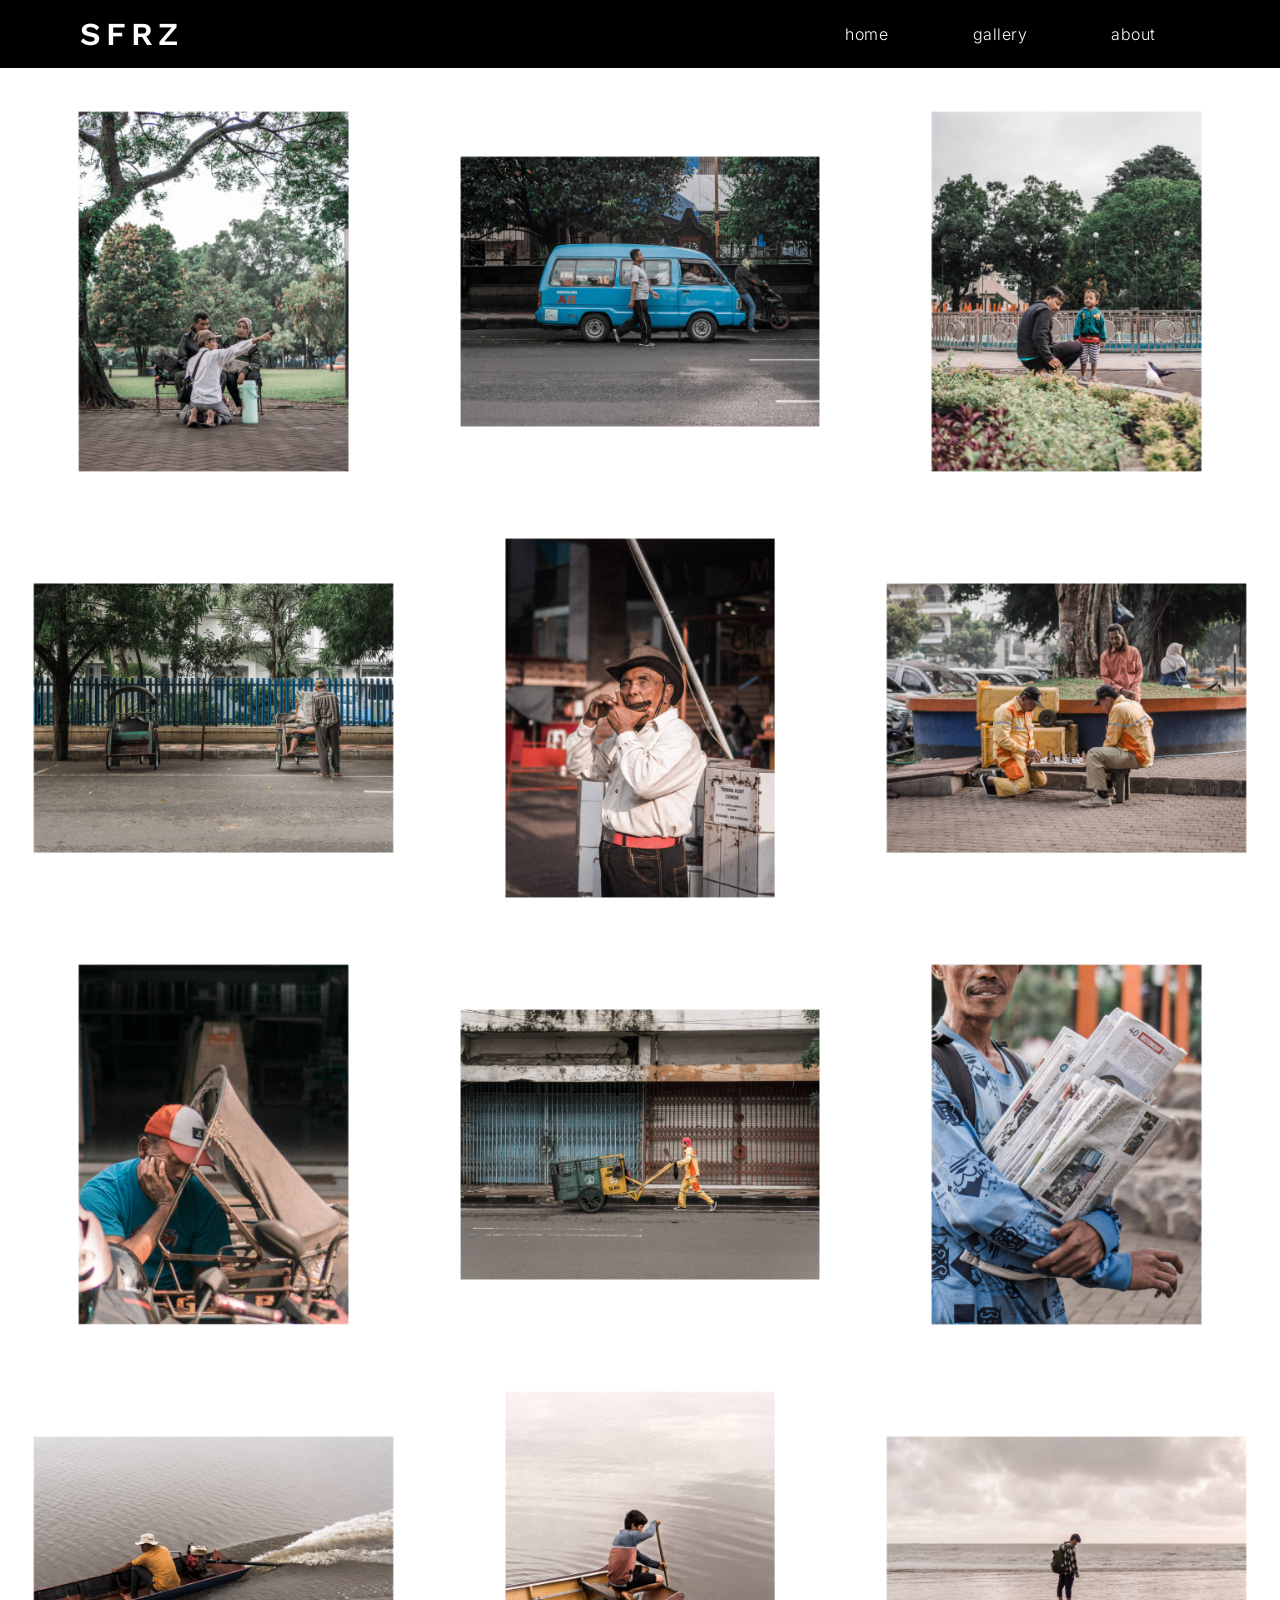
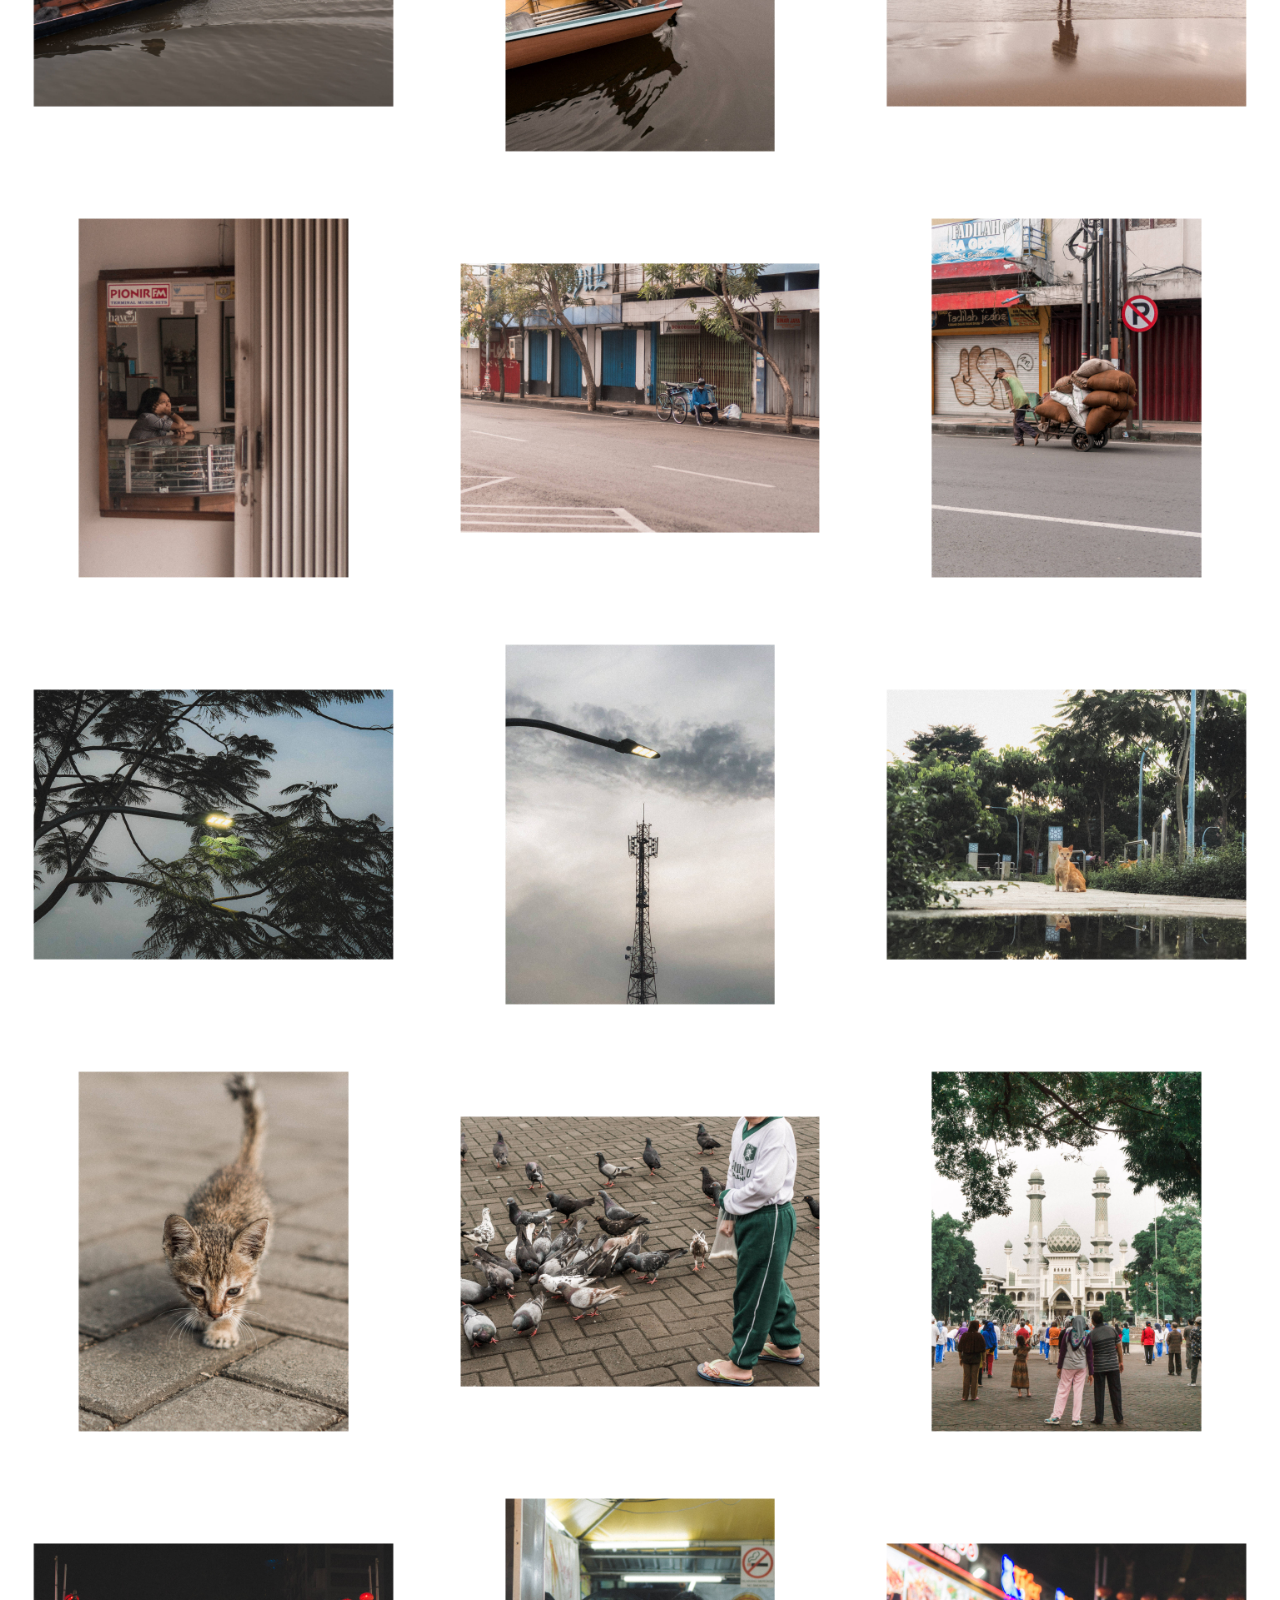
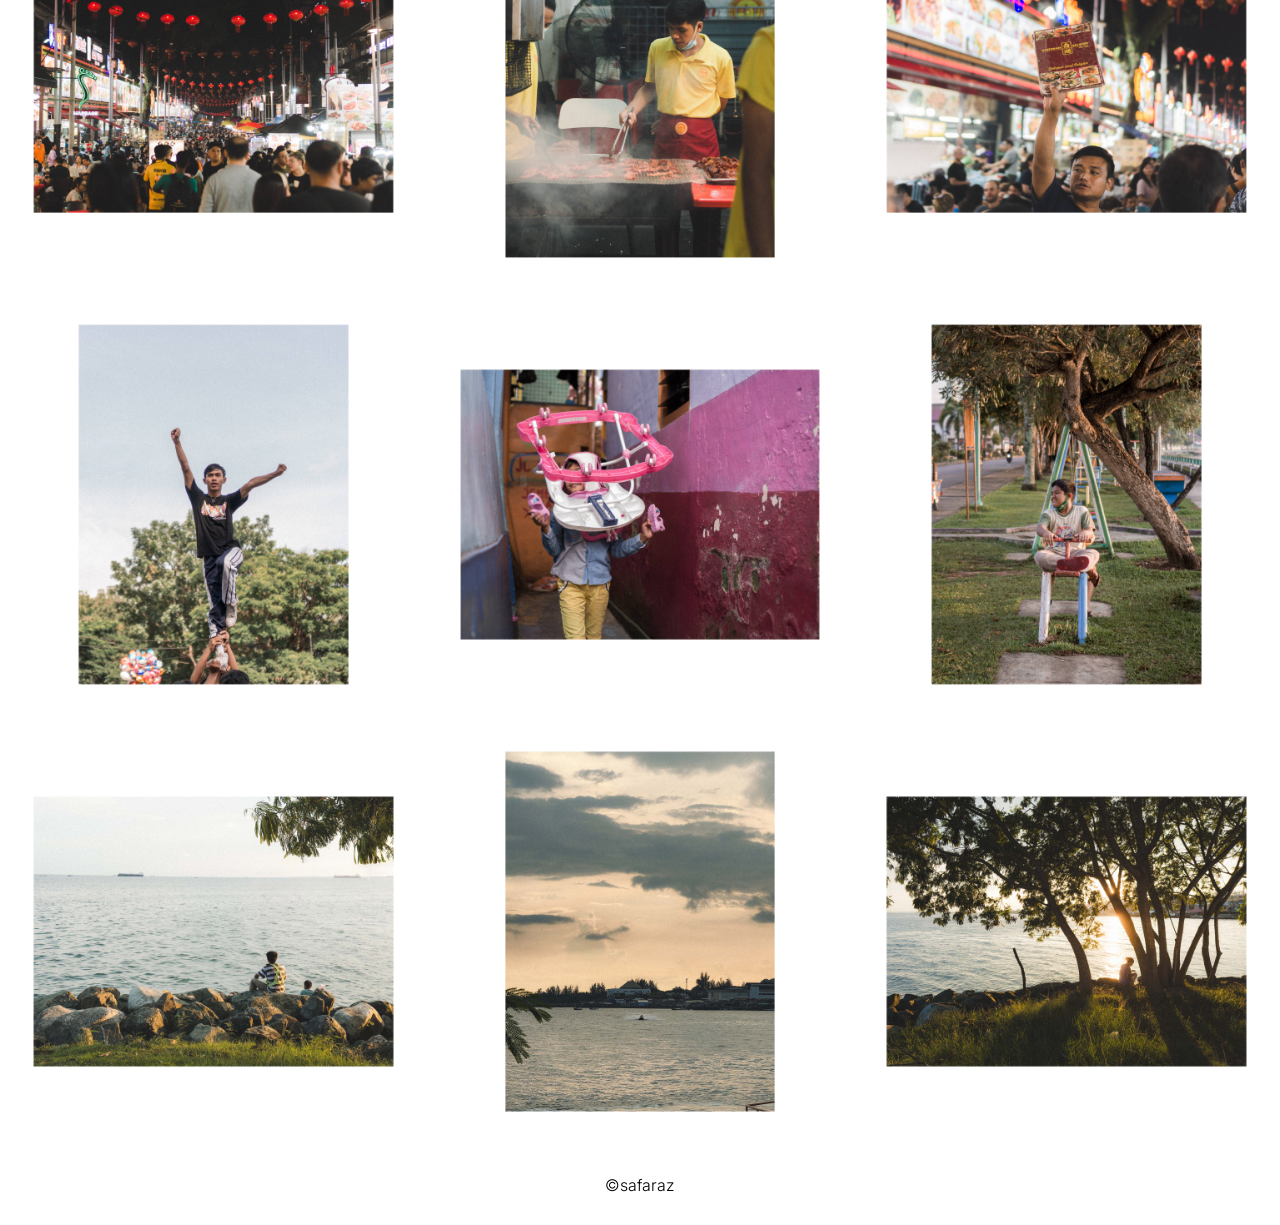
<file: gallery.html>
<!DOCTYPE html>
<html lang="en">

<head>
    <meta charset="UTF-8">
    <meta name="viewport" content="width=device-width, initial-scale=1.0">
    <title>SFRZ</title>
    <link rel="preconnect" href="https://fonts.googleapis.com">
    <link rel="preconnect" href="https://fonts.gstatic.com" crossorigin>
    <link rel="preload" as="style" href="https://fonts.googleapis.com/css2?family=Work+Sans:wght@100..900&display=swap">
    <link href="https://fonts.googleapis.com/css2?family=Work+Sans:wght@100..900&display=swap" rel="stylesheet">
    <link rel="preload" as="style"
        href="https://fonts.googleapis.com/css2?family=Inter:ital,opsz,wght@0,14..32,100..900;1,14..32,100..900&display=swap">
    <link href="https://fonts.googleapis.com/css2?family=Inter:ital,opsz,wght@0,14..32,100..900;1,14..32,100..900&display=swap" rel="stylesheet">
    <link rel="stylesheet" href="https://cdnjs.cloudflare.com/ajax/libs/font-awesome/6.6.0/css/all.min.css"
        integrity="sha512-Kc323vGBEqzTmouAECnVceyQqyqdsSiqLQISBL29aUW4U/M7pSPA/gEUZQqv1cwx4OnYxTxve5UMg5GT6L4JJg==" crossorigin="anonymous"
        referrerpolicy="no-referrer" />
    <link rel="icon" type="image/png" href="/assets/favicon/favicon-96x96.png" sizes="96x96" />
    <link rel="icon" type="image/svg+xml" href="/assets/favicon/favicon.svg" />
    <link rel="shortcut icon" href="/assets/favicon/favicon.ico" />
    <link rel="apple-touch-icon" sizes="180x180" href="/assets/favicon/apple-touch-icon.png" />
    <meta name="apple-mobile-web-app-title" content="SFRZ" />
    <link rel="manifest" href="/assets/favicon/site.webmanifest" />
    <link rel="stylesheet" href="/css/main.css">
    <link rel="stylesheet" href="/css/gallery.css">
</head>

<body>
    <header>
        <nav class="navbar">
            <div class="navbar-container">
                <div class="logo-and-toggler">
                    <a class="logo" href="/index.html">SFRZ</a>
                    <button type="button" class="navmenu-toggler" id="navmenu-toggler">
                        <i class="fas fa-bars"></i>
                    </button>
                </div>
                <div class="collapsable-nav nav-collapse">
                    <ul class="navmenu">
                        <li class="nav-item">
                            <a href="/index.html" class="nav-link">Home</a>
                        </li>
                        <li class="nav-item">
                            <a href="/gallery.html" class="nav-link">Gallery</a>
                        </li>
                        <li class="nav-item">
                            <a href="/about.html" class="nav-link">About</a>
                        </li>
                    </ul>
                </div>
            </div>
        </nav>
    </header>
    <main>
        <div class="main-container">
            <div class="img-container">
                <div class="img-wrapper img-skeleton img-potrait">
                    <img src="/assets/img/1.jpg" alt="" loading="lazy" oncontextmenu="return false;">
                </div>
                <div class="img-wrapper img-skeleton img-landscape">
                    <img src="/assets/img/2.jpg" alt="" loading="lazy" oncontextmenu="return false;">
                </div>
                <div class="img-wrapper img-skeleton img-potrait">
                    <img src="/assets/img/3.jpg" alt="" loading="lazy" oncontextmenu="return false;">
                </div>
                <div class="img-wrapper img-skeleton img-landscape">
                    <img src="/assets/img/4.jpg" alt="" loading="lazy" oncontextmenu="return false;">
                </div>
                <div class="img-wrapper img-skeleton img-potrait">
                    <img src="/assets/img/5.jpg" alt="" loading="lazy" oncontextmenu="return false;">
                </div>
                <div class="img-wrapper img-skeleton img-landscape">
                    <img src="/assets/img/6.jpg" alt="" loading="lazy" oncontextmenu="return false;">
                </div>
                <div class="img-wrapper img-skeleton img-potrait">
                    <img src="/assets/img/7.jpg" alt="" loading="lazy" oncontextmenu="return false;">
                </div>
                <div class="img-wrapper img-skeleton img-landscape">
                    <img src="/assets/img/8.jpg" alt="" loading="lazy" oncontextmenu="return false;">
                </div>
                <div class="img-wrapper img-skeleton img-potrait">
                    <img src="/assets/img/9.jpg" alt="" loading="lazy" oncontextmenu="return false;">
                </div>
                <div class="img-wrapper img-skeleton img-landscape">
                    <img src="/assets/img/10.jpg" alt="" loading="lazy" oncontextmenu="return false;">
                </div>
                <div class="img-wrapper img-skeleton img-potrait">
                    <img src="/assets/img/11.jpg" alt="" loading="lazy" oncontextmenu="return false;">
                </div>
                <div class="img-wrapper img-skeleton img-landscape">
                    <img src="/assets/img/12.jpg" alt="" loading="lazy" oncontextmenu="return false;">
                </div>
                <div class="img-wrapper img-skeleton img-potrait">
                    <img src="/assets/img/13.jpg" alt="" loading="lazy" oncontextmenu="return false;">
                </div>
                <div class="img-wrapper img-skeleton img-landscape">
                    <img src="/assets/img/14.jpg" alt="" loading="lazy" oncontextmenu="return false;">
                </div>
                <div class="img-wrapper img-skeleton img-potrait">
                    <img src="/assets/img/15.jpg" alt="" loading="lazy" oncontextmenu="return false;">
                </div>
                <div class="img-wrapper img-skeleton img-landscape">
                    <img src="/assets/img/16.jpg" alt="" loading="lazy" oncontextmenu="return false;">
                </div>
                <div class="img-wrapper img-skeleton img-potrait">
                    <img src="/assets/img/17.jpg" alt="" loading="lazy" oncontextmenu="return false;">
                </div>
                <div class="img-wrapper img-skeleton img-landscape">
                    <img src="/assets/img/18.jpg" alt="" loading="lazy" oncontextmenu="return false;">
                </div>
                <div class="img-wrapper img-skeleton img-potrait">
                    <img src="/assets/img/19.jpg" alt="" loading="lazy" oncontextmenu="return false;">
                </div>
                <div class="img-wrapper img-skeleton img-landscape">
                    <img src="/assets/img/20.jpg" alt="" loading="lazy" oncontextmenu="return false;">
                </div>
                <div class="img-wrapper img-skeleton img-potrait">
                    <img src="/assets/img/21.jpg" alt="" loading="lazy" oncontextmenu="return false;">
                </div>
                <div class="img-wrapper img-skeleton img-landscape">
                    <img src="/assets/img/22.jpg" alt="" loading="lazy" oncontextmenu="return false;">
                </div>
                <div class="img-wrapper img-skeleton img-potrait">
                    <img src="/assets/img/23.jpg" alt="" loading="lazy" oncontextmenu="return false;">
                </div>
                <div class="img-wrapper img-skeleton img-landscape">
                    <img src="/assets/img/24.jpg" alt="" loading="lazy" oncontextmenu="return false;">
                </div>
                <div class="img-wrapper img-skeleton img-potrait">
                    <img src="/assets/img/25.jpg" alt="" loading="lazy" oncontextmenu="return false;">
                </div>
                <div class="img-wrapper img-skeleton img-landscape">
                    <img src="/assets/img/26.jpg" alt="" loading="lazy" oncontextmenu="return false;">
                </div>
                <div class="img-wrapper img-skeleton img-potrait">
                    <img src="/assets/img/27.jpg" alt="" loading="lazy" oncontextmenu="return false;">
                </div>
                <div class="img-wrapper img-skeleton img-potrait">
                    <img src="/assets/img/28.jpg" alt="" loading="lazy" oncontextmenu="return false;">
                </div>
                <div class="img-wrapper img-skeleton img-potrait">
                    <img src="/assets/img/29.jpg" alt="" loading="lazy" oncontextmenu="return false;">
                </div>
                <div class="img-wrapper img-skeleton img-potrait">
                    <img src="/assets/img/30.jpg" alt="" loading="lazy" oncontextmenu="return false;">
                </div>
            </div>
        </div>
    </main>
    <footer>
        <div class="footer-container">
            <p class="copyright">©safaraz</p>
        </div>
    </footer>
    <div id="lightbox" class="lightbox"></div>
    <script src="/js/main.js"></script>
</body>

</html>
</file>
<file: css/main.css>
* {
  margin: 0;
  padding: 0;
  box-sizing: border-box;
}

/* Default */
h1,
h2,
h3,
h4,
h5,
h6,
p,
a {
  font-family: "Inter", Helvetica, Arial, sans-serif;
  font-optical-sizing: auto;
  font-style: normal;
}

a {
  text-decoration: none;
  color: black;
}

body {
  margin-top: 56px;
  height: calc(100vh - 56px);
}

/* Navbar */
.navbar {
  position: fixed;
  top: 0;
  width: 100%;
  height: 56px;
  z-index: 999;
  background-color: black;
}

.navbar-container {
  height: 100%;
  width: 100%;
}

.logo-and-toggler {
  display: flex;
  justify-content: space-between;
  align-items: center;
  padding: 0 40px;
  height: 100%;
}

.logo {
  font-family: "Work Sans", sans-serif;
  font-optical-sizing: auto;
  font-weight: 600;
  color: white;
  font-size: 28px;
  letter-spacing: 4px;
}

.navmenu-toggler {
  border: none;
  background: none;
  color: white;
  font-size: 24px;
  padding: 5px 8px;
  border-radius: 5px;
  cursor: pointer;
  -webkit-tap-highlight-color: transparent;
}

.navmenu-toggler:hover {
  background-color: rgb(55, 55, 55);
  transition: all 0.4s ease;
}

.navmenu-toggler:active {
  color: black;
  background-color: rgb(70, 70, 70);
  transition: all 0.4s ease;
}

.collapsable-nav {
  overflow: hidden;
  transition: all 0.5s ease;
}

.nav-collapse {
  height: 0;
}

.nav-show {
  height: 180px;
}

.navmenu {
  background-color: rgb(55, 55, 55);
  height: 100%;
  display: flex;
  flex-direction: column;
  justify-content: space-around;
}

.nav-item {
  list-style-type: none;
  height: 100%;
  width: 100%;
}

.nav-link {
  color: white;
  height: 100%;
  width: 100%;
  display: flex;
  align-items: center;
  justify-content: center;
  text-transform: lowercase;
  letter-spacing: 0.5px;
  font-weight: 300;
  font-size: 16px;
}

.nav-link:hover {
  background-color: grey;
}

@media only screen and (min-width: 768px) {
  body {
    margin-top: 68px;
    height: calc(100vh - 68px);
  }

  /* Navbar */
  .navbar {
    height: 68px;
    display: flex;
    justify-content: center;
  }

  .navbar-container {
    max-width: 1200px;
    display: flex;
    justify-content: space-between;
    align-items: center;
  }

  .logo {
    font-size: 32px;
    letter-spacing: 5px;
  }

  .navmenu-toggler {
    display: none;
  }

  .collapsable-nav {
    overflow: visible;
    width: 40%;
    height: 100%;
    padding: 0 40px;
  }

  .navmenu {
    flex-direction: row;
    background-color: black;
  }

  .nav-link:hover {
    background-color: rgb(31, 31, 31);
  }
}

@keyframes shimmer {
  100% {
    transform: translateX(100%);
  }
}
</file>
<file: css/about.css>
.main-container {
  height: fit-content;
  width: 100%;
  padding: 0 30px;
  display: flex;
  flex-direction: column;
  justify-content: start;
  align-items: center;
}

.img-container {
  display: flex;
  justify-content: center;
  align-items: center;
  flex-shrink: 0;
  padding: 30px;
}

.img-wrapper {
  width: clamp(0px, 100%, 300px);
  aspect-ratio: 1 / 1;
}

.img-wrapper img {
  display: block;
  object-fit: cover;
  object-position: 0% 30%;
  height: 100%;
  width: 100%;
  filter: grayscale(1) brightness(105%);
  -webkit-filter: grayscale(1) brightness(105%);
  transition: all 1s ease;
  opacity: 0;
}

.img-wrapper.loaded img {
  opacity: 1;
}

.img-wrapper img:hover {
  filter: grayscale(0) brightness(100%);
  -webkit-filter: grayscale(0) brightness(100%);
}

.img-skeleton {
  position: relative;
  overflow: hidden;
}

.img-skeleton::before {
  position: absolute;
  top: 50%;
  left: 50%;
  transform: translate(-50%, -50%);
  content: "";
  background-color: #aaaaaa;
  z-index: -1;
  width: 100%;
  height: 100%;
}

.img-skeleton::after {
  position: absolute;
  inset: 0;
  transform: translateX(-100%);
  background-image: linear-gradient(
    90deg,
    rgba(255, 255, 255, 0) 0,
    rgba(255, 255, 255, 0.2) 20%,
    rgba(255, 255, 255, 0.6) 60%,
    rgba(255, 255, 255, 0)
  );
  animation: shimmer 1.6s infinite;
  content: "";
  z-index: -1;
}

.text-container {
  width: 100%;
  flex-grow: 1;
}

.about-content {
  margin-top: 16px;
  font-weight: 300;
  font-size: 14px;
  line-height: 22.4px;
}

.social-media {
  margin-top: 20px;
  width: 100%;
}

.social-media-wrapper {
  width: 100%;
  height: 30px;
  display: flex;
  align-items: center;
  justify-content: start;
}

.social-media-wrapper a {
  height: 100%;
  width: 30px;
  margin-right: 10px;
}

.social-media-wrapper svg {
  width: 100%;
  height: 100%;
}

.footer-container {
  display: flex;
  justify-content: end;
  align-items: center;
  padding: 30px;
  margin: auto;
  max-width: 1200px;
  font-weight: 300;
  font-size: 12px;
}

/* For Landscape Tablet and Up  */
@media only screen and (min-width: 768px) {
  /* Main Content */
  .main-container {
    height: fit-content;
    max-width: 1200px;
    margin: auto;
    padding: 60px 40px 10px 40px;
    flex-direction: row;
    align-items: start;
  }

  .img-container {
    padding: 0;
    /* width: 300px; */
    width: clamp(250px, 30%, 300px);
    height: auto;
    align-items: start;
    transition: all 1s ease;
  }

  .img-wrapper {
    width: 100%;
    aspect-ratio: auto;
    height: auto;
    flex-grow: 0;
    flex-shrink: 1;
  }

  .img-wrapper img {
    object-fit: fill;
  }

  .img-container:has(img:hover) {
    width: 412px;
  }

  .text-container {
    margin-left: 50px;
    display: flex;
    flex-direction: column;
    justify-content: start;
    align-items: start;
  }

  .about-title {
    font-size: 58px;
    line-height: 58px;
  }
  .about-content {
    margin-top: 24px;
    font-size: 16px;
    line-height: 27.2px;
  }

  .footer-container {
    padding: 40px;
    font-size: 0.8rem;
  }
}
</file>
<file: css/gallery.css>
.main-container {
  width: 100%;
  margin: auto;
}

.img-container {
  display: grid;
  width: 100%;
  grid-template-columns: 1fr 1fr 1fr;
  padding-top: 10px;
}

.img-wrapper {
  width: 100%;
  height: auto;
  aspect-ratio: 1;
}

.img-wrapper img {
  display: block;
  width: 100%;
  height: auto;
  opacity: 0;
  transition: opacity 0.5s ease-in-out;
}

.img-wrapper.loaded img {
  opacity: 1;
}

.img-wrapper img:hover {
  opacity: 0.7;
  cursor: pointer;
}

.img-skeleton {
  position: relative;
  overflow: hidden;
}

.img-skeleton::before {
  position: absolute;
  top: 50%;
  left: 50%;
  transform: translate(-50%, -50%);
  content: "";
  background-color: #aaaaaa;
  z-index: -1;
}

.img-skeleton.img-potrait::before {
  width: 64%;
  height: 85%;
}

.img-skeleton.img-landscape::before {
  width: 85%;
  height: 64%;
}

.img-skeleton::after {
  position: absolute;
  inset: 0;
  transform: translateX(-100%);
  background-image: linear-gradient(
    90deg,
    rgba(255, 255, 255, 0) 0,
    rgba(255, 255, 255, 0.2) 20%,
    rgba(255, 255, 255, 0.6) 60%,
    rgba(255, 255, 255, 0)
  );
  animation: shimmer 1.6s infinite;
  content: "";
  z-index: -1;
}

.footer-container {
  display: flex;
  justify-content: center;
  align-items: center;
  padding: 30px;
  font-weight: 300;
  font-size: 12px;
}

.lightbox {
  opacity: 0;
  visibility: hidden;
  position: fixed;
  left: 0;
  right: 0;
  top: 0;
  bottom: 0;
  z-index: -1;
  display: flex;
  align-items: center;
  justify-content: center;
  transition: all 0.15s ease-in;
  width: 100%;
}

.lightbox.show {
  background-color: rgba(0, 0, 0, 0.75);
  opacity: 1;
  visibility: visible;
  z-index: 1000;
}

.lightbox img {
  height: auto;
  width: 95%;
}

.lightbox .close-lightbox {
  cursor: pointer;
  position: absolute;
  top: 20px;
  right: 20px;
  width: 30px;
  height: 30px;
}

.lightbox .close-lightbox i {
  color: white;
  text-align: center;
  margin: auto;
  height: 100%;
  width: 100%;
}

@media only screen and (min-width: 768px) {
  .footer-container {
    font-size: 1rem;
  }

  .lightbox img {
    height: 90%;
    width: auto;
  }

  .lightbox .close-lightbox {
    top: 30px;
    right: 50px;
  }
}
</file>
